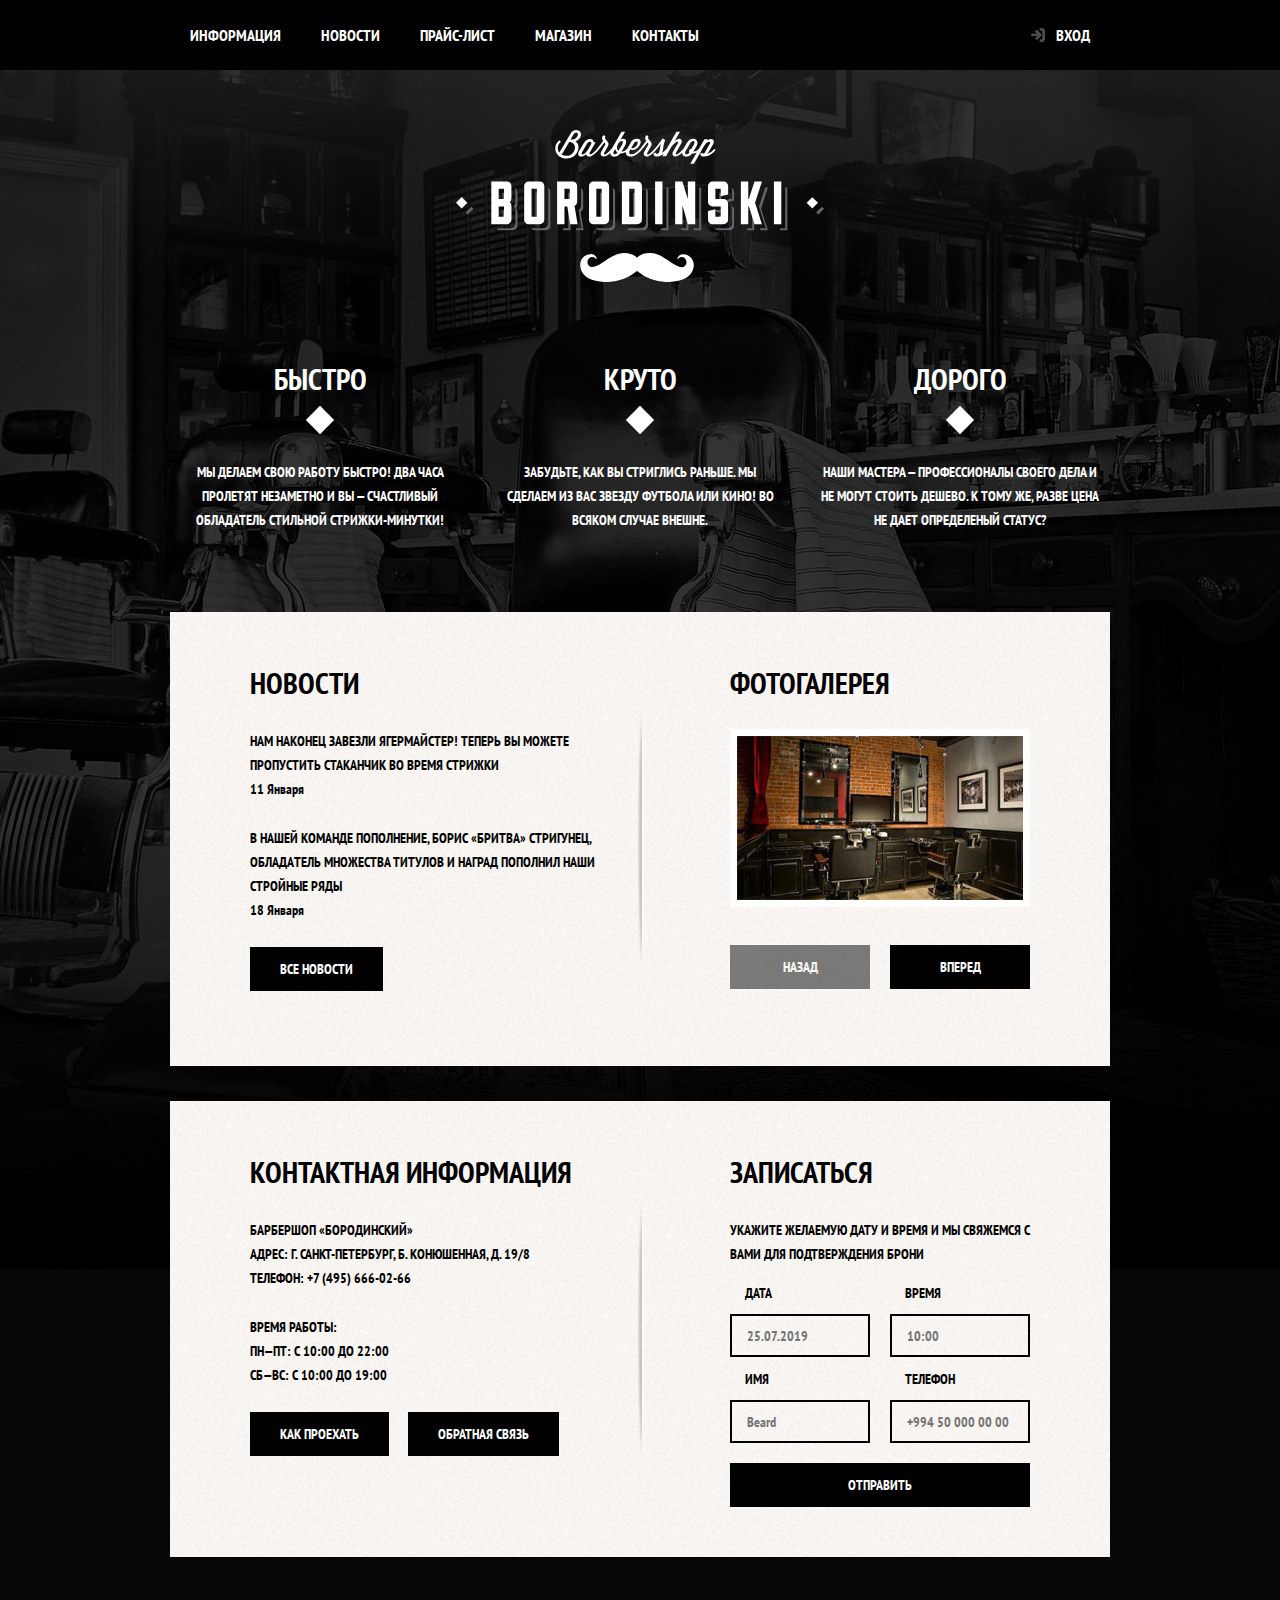
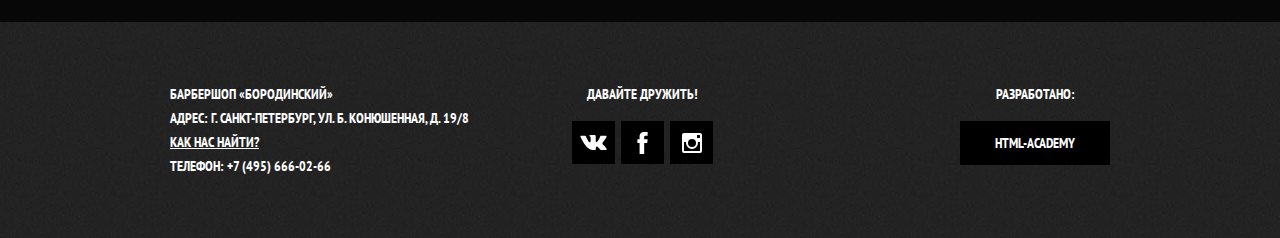
<file: index.html>
<!DOCTYPE html>
<html lang="en">
<head>
    <meta charset="UTF-8">
	<title>Барбершоп "Бородинский"</title>
	<link rel="stylesheet" href="normalize.css">
	<link rel="stylesheet" href="style.min.css">
	<link href="https://fonts.googleapis.com/css?family=PT+Sans+Narrow:400,700&display=swap&subset=cyrillic" rel="stylesheet">
</head>
<body>
	<header class="main-header">
		<nav class="main-navigation">
			<a class="main-header-logo" href="#">
				<img src="img/index-logo.svg" alt="Логотип Барбершопа" width="368" height="153">
			</a>
			<div class="main-navigation-wrapper">
				<div class="container">
					<ul class="site-navigation">
						<li><a href="info.html">Информация</a></li>
						<li><a href="news.html">Новости</a></li>
						<li><a href="price-list.html">Прайс-лист</a></li>
						<li><a href="catalog.html">Магазин</a></li>
						<li><a href="contacts.html">Контакты</a></li>
					</ul>
					<ul class="user-navigation">
						<li>
							<a href="#" class="login-link">Вход</a>
						</li>
					</ul>
				</div>
			</div>
		</nav>
	</header>
	<main class="container">
		<h1 class="visually-hidden">Барбершоп "Бородинский"</h1>
		<section class="features">
			<h2 class="visually-hidden">Приемущества</h2>
			<ul class="features-list">
				<li class="feature-item">
					<h3>Быстро</h3>
					<p>Мы делаем свою работу быстро! два часа пролетят незаметно и вы — счастливый обладатель стильной стрижки-минутки!</p>
				</li>
				<li class="feature-item">
					<h3>Круто</h3>
					<p>Забудьте, как вы стриглись раньше. мы сделаем из вас звезду футбола или кино! во всяком случае внешне.</p>
				</li>
				<li class="feature-item">
					<h3>Дорого</h3>
					<p>Наши мастера — профессионалы своего дела и не могут стоить дешево. к тому же, разве цена не дает определеный статус?</p>
				</li>
			</ul>
		</section>
		<div class="index-columns">
			<section class="news">
				<h2>Новости</h2>
				<ul class="news-list">
					<li class="news-item">
						<p>НАМ НАКОНЕЦ ЗАВЕЗЛИ ЯГЕРМАЙСТЕР! ТЕПЕРЬ ВЫ МОЖЕТЕ ПРОПУСТИТЬ СТАКАНЧИК ВО ВРЕМЯ СТРИЖКИ</p>
						<time datetime="2016-01-11">11 Января</time>
					</li>
					<li class="news-item">
						<p>В НАШЕЙ КОМАНДЕ ПОПОЛНЕНИЕ, БОРИС «БРИТВА» СТРИГУНЕЦ, ОБЛАДAТЕЛЬ МНОЖЕСТВА ТИТУЛОВ И НАГРАД ПОПОЛНИЛ НАШИ СТРОЙНЫЕ РЯДЫ</p>
						<time datetime="2016-01-18">18 Января</time>
					</li>
					<a class="button" href="news.html">Все новости</a>
				</ul>
			</section>
			<section class="gallery">
				<h2>Фотогалерея</h2>
				<div class="gallery-container">
					<figure class="gallery-content">
						<a href="#"><img src="img/studio.jpg" alt="Интерьер" width="286" height="164"></a> 	
					</figure>
					<button class="button gallery-button gallery-button-back" disabled>Назад</button>
					<button class="button gallery-button gallery-button-next">Вперед</button>
				</div>
			</section>
		</div>
		<div class="index-columns">
			<section class="contacts">
				<h2>Контактная информация</h2>
				<p>
					БАРБЕРШОП «БОРОДИНСКИЙ»<br>
					АДРЕС: Г. САНКТ-ПЕТЕРБУРГ, Б. КОНЮШЕННАЯ, Д. 19/8<br>
					ТЕЛЕФОН: +7 (495) 666-02-66
				</p>
				<p>
					ВРЕМЯ РАБОТЫ: <br> 
					ПН—ПТ: С 10:00 ДО 22:00 <br>
					СБ—ВС: С 10:00 ДО 19:00	
				</p>
				<a class="button js-button-map" href="map.html">Как проехать</a>
				<a class="button" href="contacts.html">Обратная связь</a>
			</section>
			<section class="appointment">
				<h2>Записаться</h2>
				<p class="appointment-info">УКАЖИТЕ ЖЕЛАЕМУЮ ДАТУ И ВРЕМЯ И МЫ СВЯЖЕМСЯ С ВАМИ ДЛЯ ПОДТВЕРЖДЕНИЯ БРОНИ</p>
				<form action="" class="appointment-form" method="POST" action="https://echo.htmlacademy.ru">
					<p class="appointment-item">
						<label for="appointment-date">Дата</label>
						<input type="text" name="date" id="appointment-date" value="" placeholder="25.07.2019">
					</p>
					<p class="appointment-item">
						<label for="appointment-time">Время</label>
						<input type="text" name="time" id="appointment-time" value="" placeholder="10:00">
					</p>
					<p class="appointment-item">
						<label for="appointment-name">Имя</label>	
						<input type="text" name="name" id="appointment-name" value="" placeholder="Beard">
					</p>
					<p class="appointment-item">
						<label for="appointment-phone">Телефон</label>
						<input type="tel" name="phone" id="appointment-phone" value="" placeholder="+994 50 000 00 00">
					</p>
					<button class="button" type="submit">Отправить</button>
				</form>
			</section>
		</div>
	</main>
	<footer class="main-footer">
		<div class="container">
			<p class="footer-contacts">
				Барбершоп «Бородинский» <br>
				Адрес: г. Санкт-Петербург, Ул. Б. Конюшенная, Д. 19/8 <br>
				<a href="map.html">Как Нас Найти?</a><br>
				Телефон: +7 (495) 666-02-66
			</p>
			<div class="footer-social">
				<b>Давайте дружить!</b>
				<ul>
					<li><a href="#" class="social-button"><span class="visually-hidden">Вконтакте</span>
						<svg xmlns="http://www.w3.org/2000/svg" width="27" height="15" viewBox="0 0 26.14 14.91"><path d="M26 13.47l-.09-.17a13.55 13.55 0 0 0-2.6-3q-.87-.83-1.1-1.12A1 1 0 0 1 22 8a10.27 10.27 0 0 1 1.22-1.78l.88-1.16q2.35-3.13 2-4L26 .94a.8.8 0 0 0-.4-.22 2.14 2.14 0 0 0-.87 0h-3.92a.51.51 0 0 0-.27 0h-.3a.6.6 0 0 0-.15.14.93.93 0 0 0-.14.24 22.22 22.22 0 0 1-1.46 3.06q-.5.84-.93 1.46a7 7 0 0 1-.71.91 4.94 4.94 0 0 1-.52.47q-.23.18-.35.15l-.23-.05a.9.9 0 0 1-.31-.33 1.49 1.49 0 0 1-.16-.53V1.6a3.14 3.14 0 0 0 0-.62 2.12 2.12 0 0 0-.14-.44.73.73 0 0 0-.28-.33 1.57 1.57 0 0 0-.46-.18A9 9 0 0 0 12.57 0a8.93 8.93 0 0 0-3.25.33 1.83 1.83 0 0 0-.52.41q-.25.3-.07.33a1.67 1.67 0 0 1 1.16.59l.08.16a2.6 2.6 0 0 1 .19.63 6.32 6.32 0 0 1 .12 1 10.59 10.59 0 0 1 0 1.7q-.07.71-.13 1.1a2.21 2.21 0 0 1-.18.64 2.69 2.69 0 0 1-.16.3l-.07.07a1 1 0 0 1-.37.07.86.86 0 0 1-.46-.19 3.27 3.27 0 0 1-.56-.52 7 7 0 0 1-.66-.93q-.37-.6-.76-1.42l-.22-.39q-.2-.38-.56-1.11t-.62-1.43A.9.9 0 0 0 5.2.9h-.07a.93.93 0 0 0-.22-.16A1.44 1.44 0 0 0 4.6.65L.87.68A1 1 0 0 0 .1.94L0 1a.44.44 0 0 0 0 .22 1.08 1.08 0 0 0 .08.37Q.9 3.53 1.86 5.31t1.66 2.87Q4.23 9.27 5 10.24t1 1.24l.37.41.34.33a8.06 8.06 0 0 0 1 .78 16.34 16.34 0 0 0 1.4.9 7.6 7.6 0 0 0 1.79.72 6.19 6.19 0 0 0 2 .22h1.57a1.08 1.08 0 0 0 .72-.3l.05-.07a.9.9 0 0 0 .1-.25 1.38 1.38 0 0 0 0-.37 4.48 4.48 0 0 1 .09-1.05 2.77 2.77 0 0 1 .23-.71 1.74 1.74 0 0 1 .29-.4 1.19 1.19 0 0 1 .23-.2h.11a.86.86 0 0 1 .77.21 4.52 4.52 0 0 1 .83.79q.39.47.93 1.05a6.41 6.41 0 0 0 1 .87l.27.16a3.31 3.31 0 0 0 .71.3 1.53 1.53 0 0 0 .76.07l3.48-.05a1.58 1.58 0 0 0 .8-.17.68.68 0 0 0 .34-.37 1.06 1.06 0 0 0 0-.46 1.71 1.71 0 0 0-.1-.36z" fill="#fff"/></svg></a></li>
					<li><a href="#" class="social-button"><span class="visually-hidden">Фейсбук</span>
						<svg xmlns="http://www.w3.org/2000/svg" width="19" height="22" viewBox="0 0 10.15 21.74"><path d="M3.34 1.12A4.77 4.77 0 0 1 6.53 0h3.61v3.81H7.81a1.07 1.07 0 0 0-1.09.83v2.55h3.42c-.08 1.23-.24 2.45-.41 3.67h-3v10.87H2.21V10.86H0V7.21h2.19V3.66a3.83 3.83 0 0 1 1.15-2.54z" fill="#fff"/></svg></a></li>
					<li><a href="#" class="social-button"><span class="visually-hidden">Инстаграм</span>
						<svg xmlns="http://www.w3.org/2000/svg" width="20" height="20" viewBox="0 0 20 20"><path d="M18 0H2a2 2 0 0 0-2 2v16a2 2 0 0 0 2 2h16a2 2 0 0 0 2-2V2a2 2 0 0 0-2-2zm-8 6a4 4 0 1 1-4 4 4 4 0 0 1 4-4zM2.5 18a.47.47 0 0 1-.5-.5V9h2.1a3.4 3.4 0 0 0-.1 1 6 6 0 1 0 12 0 3.4 3.4 0 0 0-.1-1H18v8.5a.47.47 0 0 1-.5.5zM18 4.5a.47.47 0 0 1-.5.5h-2a.47.47 0 0 1-.5-.5v-2a.47.47 0 0 1 .5-.5h2a.47.47 0 0 1 .5.5z" fill="#fff"/></svg></a></li>
				</ul>	
			</div>
			<p class="footer-copyright">
				<b>Разработано:</b>
				<a class="button" href="#">HTML-Academy</a>
			</p>
		</div>
	</footer>
	<section class="modal modal-login">
		<h2>Личный кабинет</h2>
		<p class="modal-description">Введите пожалуйста свой логин и пароль.</p>
		<form action="https://echo.htmlacademy.ru" class="login-form" method='POST'>
			<p>
				<label class="visually-hidden" for="user-login">Логин</label>
				<input class="login-icon-user" type="text" name="login" placeholder="Логин" id="user-login">
			</p>
			<p>
				<label class="visually-hidden" for="user-password">Пароль</label>
				<input class="login-icon-password" type="password" name="password" placeholder="Пароль" id="user-password">
			</p>
			<p class="login-help">
				<label class="login-checkbox">
					<input type="checkbox" name="remember" class="visually-hidden">
					<span class="checkbox-indicator"></span>
					Запомните меня
				</label>
				<a href="#" class="restore">Я забыл пароль!</a>
			</p>
			<button class="button" type="submit">Войти</button>
		</form>
		<button class="modal-close" type="button">Закрыть</button>
	</section>
	<section class="modal modal-map">
		<h2 class="visually-hidden">Как до нас добраться?</h2>
		<iframe src="https://www.google.com/maps/embed?pb=!1m18!1m12!1m3!1d1998.6037872533268!2d30.320858716070596!3d59.938716481876156!2m3!1f0!2f0!3f0!3m2!1i1024!2i768!4f13.1!3m3!1m2!1s0x4696310fca145cc1%3A0x42b32648d8238007!2z0JHQvtC70YzRiNCw0Y8g0JrQvtC90Y7RiNC10L3QvdCw0Y8g0YPQuy4sIDE5LzgsINCh0LDQvdC60YIt0J_QtdGC0LXRgNCx0YPRgNCzLCDQoNC-0YHRgdC40Y8sIDE5MTE4Ng!5e0!3m2!1sru!2s!4v1567509869992!5m2!1sru!2s" width="766px" height="561px" frameborder="0" style="border:0;" allowfullscreen=""></iframe>
		<p>
			<img src="img/map.jpg" alt="Офис компании по адресу..." width="766px" height="561px">
		</p>
		<button class="modal-close" type="button">Закрыть</button>
	</section>
	<script src="script.min.js"></script>
	<script src="buttonForIndex.js"></script>
</body>
</html>
</file>
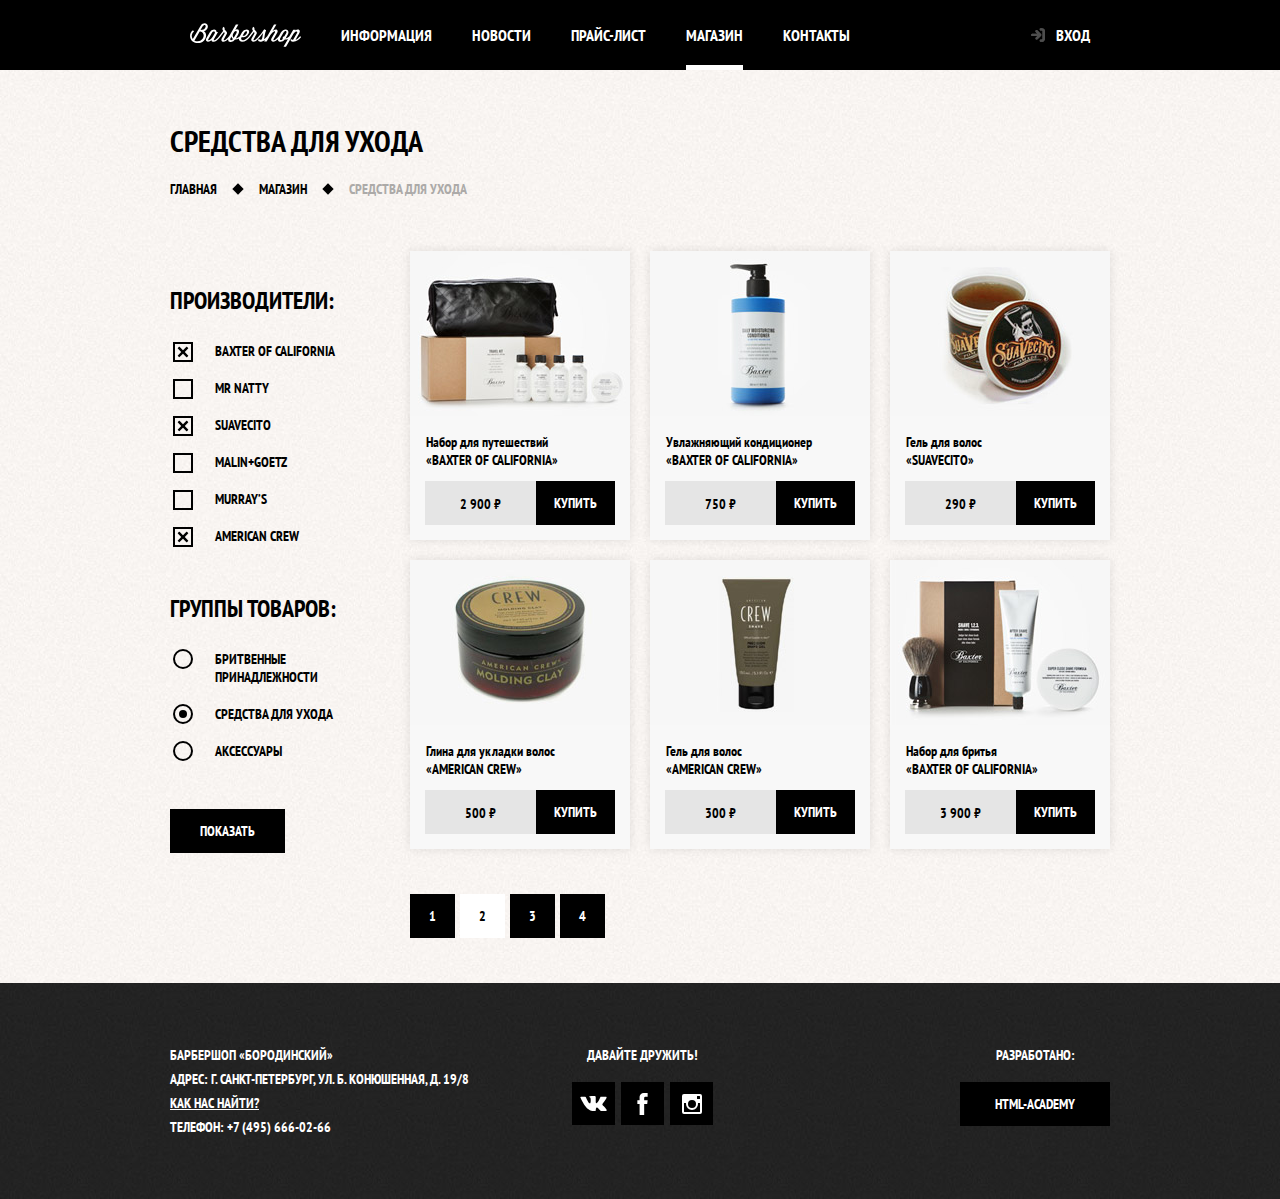
<file: catalog.html>
<!DOCTYPE html>
<html lang="en">
<head>
	<meta charset="UTF-8">
	<title>Каталог Барбершопа «Бородинский»</title>
	<link rel="stylesheet" href="normalize.css">
	<link rel="stylesheet" href="style.min.css">
	<link href="https://fonts.googleapis.com/css?family=PT+Sans+Narrow:400,700&display=swap&subset=cyrillic" rel="stylesheet">
</head>
<body class="inner-page">
	<header class="main-header">
		<nav class="main-navigation container">
			<a class="main-header-logo" href="index.html">
				<img src="img/logo.svg" alt="Логотип Барбершопа «Бородинский»" width="111" height="24">
			</a>
			<ul class="site-navigation">
				<li><a href="#">Информация</a></li>
				<li><a href="#">Новости</a></li>
				<li><a href="#">Прайс-лист</a></li>
				<li class="site-navigation-current"><a href="">Магазин</a></li>
				<li><a href="#">Контакты</a></li>
			</ul>
			<ul class="user-navigation">
				<li><a href="#" class="login-link">Вход</a></li>
			</ul>
		</nav>
	</header>
	<main class="container">
		<h1 class="page-title">Средства для ухода</h1>
		<ul class="breadcrumbs">
			<li><a href="index.html">Главная</a></li>
			<li><a href="catalog.html">Магазин</a></li>
			<li class="breadcrumbs-current">Средства для ухода</li>
		</ul>
		<div class="catalog-columns">
			<section class="filters">
				<h2 class="visually-hidden">Фильтр</h2>
				<form action="https://echo.htmlacademy.ru" class="filter" method="GET">
					<fieldset>
						<legend>Производители:</legend>
						<ul>
							<li class="filter-option">
								<input class="visually-hidden filter-input filter-input-checkbox" type="checkbox" name="Baxter of California" id="filter-baxter-of-california" checked>
								<label for="filter-baxter-of-california">Baxter of California</label>	
							</li>
							<li class="filter-option">
								<input class="visually-hidden filter-input filter-input-checkbox" type="checkbox" name="Mr Natty" id="filter-mr-natty">
								<label for="filter-mr-natty">Mr Natty</label>
							</li>
							<li class="filter-option">
								<input class="visually-hidden filter-input filter-input-checkbox" type="checkbox" name="Suavecito" id="filter-seavecito" checked>	
								<label for="filter-seavecito">Suavecito</label>
							</li>
							<li class="filter-option">
								<input class="visually-hidden filter-input filter-input-checkbox" type="checkbox" name="Malin+Goetz" id="filter-malin-goetz">
								<label for="filter-malin-goetz">Malin+Goetz</label>
							</li>
							<li class="filter-option">
								<input class="visually-hidden filter-input filter-input-checkbox" type="checkbox" name="Murray’s" id="filter-murrays">
								<label for="filter-murrays">Murray’s</label>
							</li>
							<li class="filter-option">
								<input class="visually-hidden filter-input filter-input-checkbox" type="checkbox" name="American Crew" id="filter-american-crew" checked>
								<label for="filter-american-crew">American Crew</label>
							</li>
						</ul>
					</fieldset>
					<fieldset>
						<legend>Группы товаров:</legend>
						<ul>
							<li class="filter-option">
								<input class="visually-hidden filter-input filter-input-radio" id="filter-shave" type="radio" name="product-group" value="shaving">
								<label for="filter-shave">Бритвенные принадлежности</label>
							</li>
							<li class="filter-option">
								<input class="visually-hidden filter-input filter-input-radio" id="filter-care" type="radio" name="product-group" value="hair-care" checked>
								<label for="filter-care">Средства для ухода</label>
							</li>
							<li class="filter-option">
								<input class="visually-hidden filter-input filter-input-radio" id="filter-accessoies" type="radio" name="product-group" value="accessories">
								<label for="filter-accessoies">Аксессуары</label>
							</li>
						</ul>
					</fieldset>
					<button class="filter-button button" type="submit">Показать</button>
				</form>
			</section>
			<section class="catalog">
				<h2 class="visually-hidden">Список средств для ухода</h2>
				<ul class="catalog-list">
					<li class="catalog-item">
						<a href="catalog-item.html">
							<h3>
								<span class="catalog-category">Набор для путешествий</span>
								<span class="catalog-item-title">«Baxter of California»</span> 
							</h3>
							<p class="catalog-item-image">
								<img src="img/item_1.jpg" alt="Набор для путешествий «Baxter of California»" width="220" height="165">
							</p>
						</a>
						<p class="catalog-item-price">
							<b>2 900 ₽</b>
							<a href="" class="button">Купить</a>
						</p>
					</li>
					<li class="catalog-item">
						<a href="catalog-item.html">	
							<h3>
								<span class="catalog-category">Увлажняющий кондиционер</span>
								<span class="catalog-item-title">«Baxter of California»</span>
							</h3>
							<p class="catalog-item-image">
								<img src="img/item_2.jpg" alt="Увлажняющий кондиционер «Baxter of California»" width="220" height="165">
							</p>
						</a>
						<p class="catalog-item-price">
							<b>750 ₽</b>
							<a href="" class="button">Купить</a>
						</p>
					</li>
					<li class="catalog-item">
						<a href="catalog-item.html">
							<h3>
								<span class="catalog-category">Гель для волос</span>
								<span class="catalog-item-title">«SUAVECITO»</span>
							</h3>
							<p class="catalog-item-image">
								<img src="img/item_3.jpg" alt="Гель для волос «SUAVECITO»" width="220" height="165">
							</p>
						</a>	
						<p class="catalog-item-price">
							<b>290 ₽</b>
							<a href="#" class="button">Купить</a>
						</p>
					</li>
					<li class="catalog-item">
						<a href="catalog-item.html">
							<h3>
								<span class="catalog-category">Глина для укладки волос</span>
								<span class="catalog-item-title">«American crew»</span>
							</h3>
							<p class="catalog-item-image">
								<img src="img/item_4.jpg" alt="Глина для укладки волос «American crew»" width="220" height="165">
							</p>
						</a>
						<p class="catalog-item-price">
							<b>500 ₽</b>
							<a href="" class="button">Купить</a>
						</p>
					</li>
					<li class="catalog-item">
						<a href="catalog-item.html">
							<h3>
								<span class="catalog-category">Гель для волос</span>
								<span class="catalog-item-title">«AMERICAN CREW»</span>					
							</h3>
							<p class="catalog-item-image">
								<img src="img/item_5.jpg" alt="Гель для волос «AMERICAN CREW»" width="220" height="165">		
							</p>
						</a>
						<p class="catalog-item-price">
							<b>300 ₽</b>
							<a href="" class="button">Купить</a>
						</p>
					</li>
					<li class="catalog-item">
						<a href="catalog-item.html">
							<h3>						
								<span class="catalog-category">Набор для бритья</span>
								<span class="catalog-item-title">«Baxter of California»</span>		
							</h3>
							<p class="catalog-item-image">
								<img src="img/item_6.jpg" alt="Набор для бритья «Baxter of California»" width="220" height="165">					
							</p>
						</a>
						<p class="catalog-item-price">
							<b>3 900 ₽</b>
							<a href="" class="button">Купить</a>
						</p>
					</li>
				</ul>
				<ul class="pagination-list">
					<li class="pagination-item"><a href="#">1</a></li>
					<li class="pagination-item pagination-item-current"><a>2</a></li>
					<li class="pagination-item"><a href="#">3</a></li>
					<li class="pagination-item"><a href="#">4</a></li>
				</ul>
			</section>
		</div>
	</main>
	<footer class="main-footer">
		<div class="container">
			<p class="footer-contacts">
				Барбершоп «Бородинский» <br>
				Адрес: г. Санкт-Петербург, Ул. Б. Конюшенная, Д. 19/8 <br>
				<a href="map.html">Как Нас Найти?</a><br>
				Телефон: +7 (495) 666-02-66
			</p>
			<div class="footer-social">
				<b>Давайте дружить!</b>
				<ul>
					<li><a href="#" class="social-button"><span class="visually-hidden">Вконтакте</span>
						<svg xmlns="http://www.w3.org/2000/svg" width="27" height="15" viewBox="0 0 26.14 14.91"><path d="M26 13.47l-.09-.17a13.55 13.55 0 0 0-2.6-3q-.87-.83-1.1-1.12A1 1 0 0 1 22 8a10.27 10.27 0 0 1 1.22-1.78l.88-1.16q2.35-3.13 2-4L26 .94a.8.8 0 0 0-.4-.22 2.14 2.14 0 0 0-.87 0h-3.92a.51.51 0 0 0-.27 0h-.3a.6.6 0 0 0-.15.14.93.93 0 0 0-.14.24 22.22 22.22 0 0 1-1.46 3.06q-.5.84-.93 1.46a7 7 0 0 1-.71.91 4.94 4.94 0 0 1-.52.47q-.23.18-.35.15l-.23-.05a.9.9 0 0 1-.31-.33 1.49 1.49 0 0 1-.16-.53V1.6a3.14 3.14 0 0 0 0-.62 2.12 2.12 0 0 0-.14-.44.73.73 0 0 0-.28-.33 1.57 1.57 0 0 0-.46-.18A9 9 0 0 0 12.57 0a8.93 8.93 0 0 0-3.25.33 1.83 1.83 0 0 0-.52.41q-.25.3-.07.33a1.67 1.67 0 0 1 1.16.59l.08.16a2.6 2.6 0 0 1 .19.63 6.32 6.32 0 0 1 .12 1 10.59 10.59 0 0 1 0 1.7q-.07.71-.13 1.1a2.21 2.21 0 0 1-.18.64 2.69 2.69 0 0 1-.16.3l-.07.07a1 1 0 0 1-.37.07.86.86 0 0 1-.46-.19 3.27 3.27 0 0 1-.56-.52 7 7 0 0 1-.66-.93q-.37-.6-.76-1.42l-.22-.39q-.2-.38-.56-1.11t-.62-1.43A.9.9 0 0 0 5.2.9h-.07a.93.93 0 0 0-.22-.16A1.44 1.44 0 0 0 4.6.65L.87.68A1 1 0 0 0 .1.94L0 1a.44.44 0 0 0 0 .22 1.08 1.08 0 0 0 .08.37Q.9 3.53 1.86 5.31t1.66 2.87Q4.23 9.27 5 10.24t1 1.24l.37.41.34.33a8.06 8.06 0 0 0 1 .78 16.34 16.34 0 0 0 1.4.9 7.6 7.6 0 0 0 1.79.72 6.19 6.19 0 0 0 2 .22h1.57a1.08 1.08 0 0 0 .72-.3l.05-.07a.9.9 0 0 0 .1-.25 1.38 1.38 0 0 0 0-.37 4.48 4.48 0 0 1 .09-1.05 2.77 2.77 0 0 1 .23-.71 1.74 1.74 0 0 1 .29-.4 1.19 1.19 0 0 1 .23-.2h.11a.86.86 0 0 1 .77.21 4.52 4.52 0 0 1 .83.79q.39.47.93 1.05a6.41 6.41 0 0 0 1 .87l.27.16a3.31 3.31 0 0 0 .71.3 1.53 1.53 0 0 0 .76.07l3.48-.05a1.58 1.58 0 0 0 .8-.17.68.68 0 0 0 .34-.37 1.06 1.06 0 0 0 0-.46 1.71 1.71 0 0 0-.1-.36z" fill="#fff"/></svg></a></li>
					<li><a href="#" class="social-button"><span class="visually-hidden">Фейсбук</span>
						<svg xmlns="http://www.w3.org/2000/svg" width="19" height="22" viewBox="0 0 10.15 21.74"><path d="M3.34 1.12A4.77 4.77 0 0 1 6.53 0h3.61v3.81H7.81a1.07 1.07 0 0 0-1.09.83v2.55h3.42c-.08 1.23-.24 2.45-.41 3.67h-3v10.87H2.21V10.86H0V7.21h2.19V3.66a3.83 3.83 0 0 1 1.15-2.54z" fill="#fff"/></svg></a></li>
					<li><a href="#" class="social-button"><span class="visually-hidden">Инстаграм</span>
						<svg xmlns="http://www.w3.org/2000/svg" width="20" height="20" viewBox="0 0 20 20"><path d="M18 0H2a2 2 0 0 0-2 2v16a2 2 0 0 0 2 2h16a2 2 0 0 0 2-2V2a2 2 0 0 0-2-2zm-8 6a4 4 0 1 1-4 4 4 4 0 0 1 4-4zM2.5 18a.47.47 0 0 1-.5-.5V9h2.1a3.4 3.4 0 0 0-.1 1 6 6 0 1 0 12 0 3.4 3.4 0 0 0-.1-1H18v8.5a.47.47 0 0 1-.5.5zM18 4.5a.47.47 0 0 1-.5.5h-2a.47.47 0 0 1-.5-.5v-2a.47.47 0 0 1 .5-.5h2a.47.47 0 0 1 .5.5z" fill="#fff"/></svg></a></li>
				</ul>	
			</div>
			<p class="footer-copyright">
				<b>Разработано:</b>
				<a class="button" href="#">HTML-Academy</a>
			</p>
		</div>
	</footer>
	<section class="modal modal-login">
			<h2>Личный кабинет</h2>
			<p>Введите пожалуйста свой логин и пароль.</p>
			<form action="https://echo.htmlacademy.ru" class="login-form" method='POST'>
				<p>
					<label class="visually-hidden" for="user-login">Логин</label>
					<input class="login-icon-user" type="text" name="login" placeholder="Логин" id="user-login">
				</p>
				<p>
					<label class="visually-hidden" for="user-password">Пароль</label>
					<input class="login-icon-password" type="password" name="password" placeholder="Пароль" id="user-password">
				</p>
				<p class="login-password-info">
					<label for="login-password-info">
						<input type="checkbox" name="remember" class="visually-hidden" id="login-password-info">
						<span class="checkbox-indicatoe"></span>
						Запомните меня
					</label>
					<a href="#" class="restore">Я забыл пароль</a>
				</p>
				<button class="button" type="submit">Войти</button>
			</form>
		<button class="modal-close" type="button">Закрыть</button>
	</section>
	<section class="modal modal-map">
		<h2 class="visually-hidden">Как до нас добраться?</h2>
		<iframe src="https://www.google.com/maps/embed?pb=!1m18!1m12!1m3!1d1998.6037872533268!2d30.320858716070596!3d59.938716481876156!2m3!1f0!2f0!3f0!3m2!1i1024!2i768!4f13.1!3m3!1m2!1s0x4696310fca145cc1%3A0x42b32648d8238007!2z0JHQvtC70YzRiNCw0Y8g0JrQvtC90Y7RiNC10L3QvdCw0Y8g0YPQuy4sIDE5LzgsINCh0LDQvdC60YIt0J_QtdGC0LXRgNCx0YPRgNCzLCDQoNC-0YHRgdC40Y8sIDE5MTE4Ng!5e0!3m2!1sru!2s!4v1567509869992!5m2!1sru!2s" width="766px" height="561px" frameborder="0" style="border:0;" allowfullscreen=""></iframe>
		<p>
			<img src="img/map.jpg" alt="Офис компании по адресу..." width="766px" height="561px">
		</p>
		<button class="modal-close" type="button">Закрыть</button>
	</section>
	<script src="script.min.js"></script>
</body>
</html>
</file>
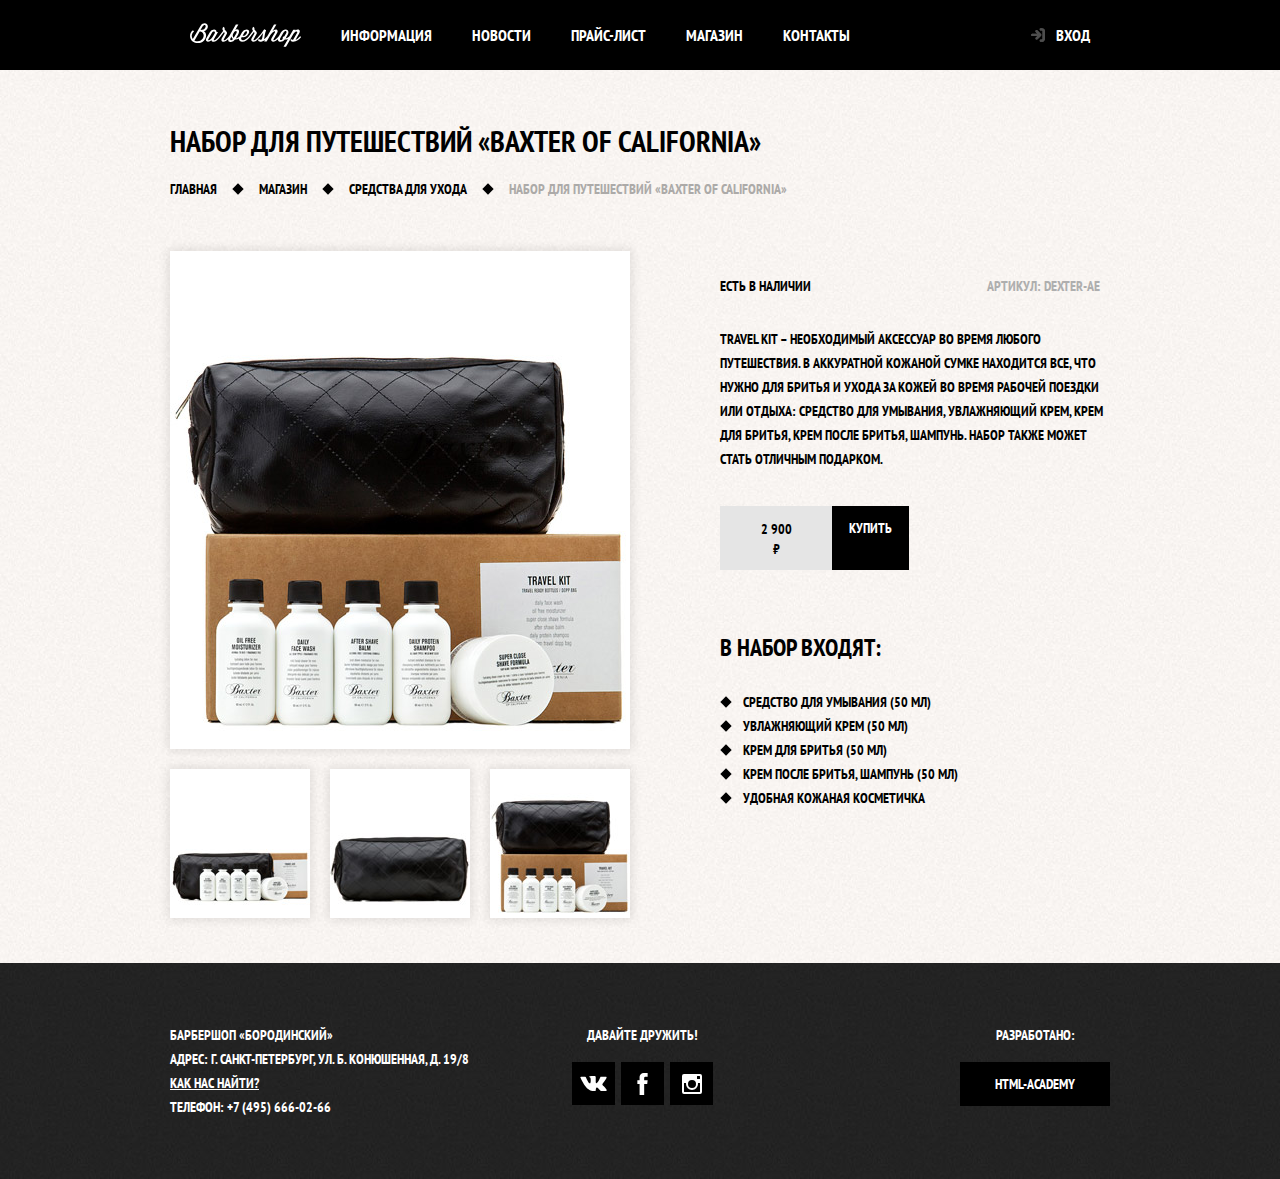
<file: item.html>
<!DOCTYPE html>
<html lang="ru">
<head>
	<meta charset="UTF-8">
	<title>Карточка товара Барбершопа «Бородинский»</title>
	<link rel="stylesheet" href="normalize.css">
	<link rel="stylesheet" href="style.min.css">
	<link href="https://fonts.googleapis.com/css?family=PT+Sans+Narrow:400,700&display=swap&subset=cyrillic" rel="stylesheet">
</head>
<body class="inner-page">
	<header class="main-header">
		<nav class="main-navigation container">
			<a class="main-header-logo" href="index.html">
				<img src="img/logo.svg" alt="Логотип Барбершопа «Бородинский»" width="111" height="24">
			</a>
			<ul class="site-navigation">
				<li><a href="#">Информация</a></li>
				<li><a href="#">Новости</a></li>
				<li><a href="price-list.html">Прайс-лист</a></li>
				<li><a href="catalog.html">Магазин</a></li>
				<li><a href="#">Контакты</a></li>
			</ul>
			<ul class="user-navigation">
				<li><a href="#" class="login-link">Вход</a></li>
			</ul>
		</nav>
	</header>
	<main class="container">
		<h1 class="page-title">Набор для путешествий «Baxter of California»</h1>
		<ul class="breadcrumbs">
			<li><a href="index.html">Главная</a></li>
			<li><a href="#">Магазин</a></li>
			<li><a href="#">Средства для ухода</a></li>
			<li class="breadcrumbs-current">Набор для путешествий «Baxter of California»</li>
		</ul>
		<div class="catalog-columns">
			<section class="product-photos">
				<h2 class="visually-hidden">Изображения товара</h2>
				<p class="product-photo-full">
					<img src="img/item_1_big.jpg" alt="Фото всего набора" width="460" height="498">
				</p>
				<ul class="product-photo-preview">
					<li><img src="img/item_1_2.jpg" alt="Фото в анфас" width="140" height="149"></li>
					<li><img src="img/item_1_3.jpg" alt="Фото в профиль" width="140" height="149"></li>
					<li><img src="img/item_1_small.jpg" alt="Фото отдельной части" width="140" height="149"></li>
				</ul>
			</section>
			<section class="product-info">
				<h2 class="visually-hidden">Описание товара</h2>
				<div class="product-description">
					<p class="product-availability">Есть в наличии</p>
					<p class="product-article">Артикул: dexter-ae</p>
				</div>
				<p class="product-text">Travel Kit – необходимый аксессуар во время любого путешествия. В аккуратной кожаной сумке находится все, что нужно для бритья и ухода за кожей во время рабочей поездки или отдыха: средство для умывания, увлажняющий крем, крем для бритья, крем после бритья, шампунь. Набор также может стать отличным подарком.</p>
				<p class="product-price">
					<b>2 900 ₽</b>
					<a class="button" href="">Купить</a>
				</p>
				<h3>В набор входят:</h3>
				<ul>
					<li>Средство для умывания (50 мл)</li>
					<li>Увлажняющий крем (50 мл)</li>
					<li>Крем для бритья (50 мл)</li>
					<li>Крем после бритья, шампунь (50 мл)</li>
					<li>Удобная кожаная косметичка</li>
				</ul>
			</section>
		</div>
	</main>
	<footer class="main-footer">
		<div class="container">
			<p class="footer-contacts">
				Барбершоп «Бородинский» <br>
				Адрес: г. Санкт-Петербург, Ул. Б. Конюшенная, Д. 19/8 <br>
				<a href="map.html">Как Нас Найти?</a><br>
				Телефон: +7 (495) 666-02-66
			</p>
			<div class="footer-social">
				<b>Давайте дружить!</b>
				<ul>
					<li><a href="#" class="social-button"><span class="visually-hidden">Вконтакте</span>
						<svg xmlns="http://www.w3.org/2000/svg" width="27" height="15" viewBox="0 0 26.14 14.91"><path d="M26 13.47l-.09-.17a13.55 13.55 0 0 0-2.6-3q-.87-.83-1.1-1.12A1 1 0 0 1 22 8a10.27 10.27 0 0 1 1.22-1.78l.88-1.16q2.35-3.13 2-4L26 .94a.8.8 0 0 0-.4-.22 2.14 2.14 0 0 0-.87 0h-3.92a.51.51 0 0 0-.27 0h-.3a.6.6 0 0 0-.15.14.93.93 0 0 0-.14.24 22.22 22.22 0 0 1-1.46 3.06q-.5.84-.93 1.46a7 7 0 0 1-.71.91 4.94 4.94 0 0 1-.52.47q-.23.18-.35.15l-.23-.05a.9.9 0 0 1-.31-.33 1.49 1.49 0 0 1-.16-.53V1.6a3.14 3.14 0 0 0 0-.62 2.12 2.12 0 0 0-.14-.44.73.73 0 0 0-.28-.33 1.57 1.57 0 0 0-.46-.18A9 9 0 0 0 12.57 0a8.93 8.93 0 0 0-3.25.33 1.83 1.83 0 0 0-.52.41q-.25.3-.07.33a1.67 1.67 0 0 1 1.16.59l.08.16a2.6 2.6 0 0 1 .19.63 6.32 6.32 0 0 1 .12 1 10.59 10.59 0 0 1 0 1.7q-.07.71-.13 1.1a2.21 2.21 0 0 1-.18.64 2.69 2.69 0 0 1-.16.3l-.07.07a1 1 0 0 1-.37.07.86.86 0 0 1-.46-.19 3.27 3.27 0 0 1-.56-.52 7 7 0 0 1-.66-.93q-.37-.6-.76-1.42l-.22-.39q-.2-.38-.56-1.11t-.62-1.43A.9.9 0 0 0 5.2.9h-.07a.93.93 0 0 0-.22-.16A1.44 1.44 0 0 0 4.6.65L.87.68A1 1 0 0 0 .1.94L0 1a.44.44 0 0 0 0 .22 1.08 1.08 0 0 0 .08.37Q.9 3.53 1.86 5.31t1.66 2.87Q4.23 9.27 5 10.24t1 1.24l.37.41.34.33a8.06 8.06 0 0 0 1 .78 16.34 16.34 0 0 0 1.4.9 7.6 7.6 0 0 0 1.79.72 6.19 6.19 0 0 0 2 .22h1.57a1.08 1.08 0 0 0 .72-.3l.05-.07a.9.9 0 0 0 .1-.25 1.38 1.38 0 0 0 0-.37 4.48 4.48 0 0 1 .09-1.05 2.77 2.77 0 0 1 .23-.71 1.74 1.74 0 0 1 .29-.4 1.19 1.19 0 0 1 .23-.2h.11a.86.86 0 0 1 .77.21 4.52 4.52 0 0 1 .83.79q.39.47.93 1.05a6.41 6.41 0 0 0 1 .87l.27.16a3.31 3.31 0 0 0 .71.3 1.53 1.53 0 0 0 .76.07l3.48-.05a1.58 1.58 0 0 0 .8-.17.68.68 0 0 0 .34-.37 1.06 1.06 0 0 0 0-.46 1.71 1.71 0 0 0-.1-.36z" fill="#fff"/></svg></a></li>
					<li><a href="#" class="social-button"><span class="visually-hidden">Фейсбук</span>
						<svg xmlns="http://www.w3.org/2000/svg" width="19" height="22" viewBox="0 0 10.15 21.74"><path d="M3.34 1.12A4.77 4.77 0 0 1 6.53 0h3.61v3.81H7.81a1.07 1.07 0 0 0-1.09.83v2.55h3.42c-.08 1.23-.24 2.45-.41 3.67h-3v10.87H2.21V10.86H0V7.21h2.19V3.66a3.83 3.83 0 0 1 1.15-2.54z" fill="#fff"/></svg></a></li>
					<li><a href="#" class="social-button"><span class="visually-hidden">Инстаграм</span>
						<svg xmlns="http://www.w3.org/2000/svg" width="20" height="20" viewBox="0 0 20 20"><path d="M18 0H2a2 2 0 0 0-2 2v16a2 2 0 0 0 2 2h16a2 2 0 0 0 2-2V2a2 2 0 0 0-2-2zm-8 6a4 4 0 1 1-4 4 4 4 0 0 1 4-4zM2.5 18a.47.47 0 0 1-.5-.5V9h2.1a3.4 3.4 0 0 0-.1 1 6 6 0 1 0 12 0 3.4 3.4 0 0 0-.1-1H18v8.5a.47.47 0 0 1-.5.5zM18 4.5a.47.47 0 0 1-.5.5h-2a.47.47 0 0 1-.5-.5v-2a.47.47 0 0 1 .5-.5h2a.47.47 0 0 1 .5.5z" fill="#fff"/></svg></a></li>
				</ul>	
			</div>
			<p class="footer-copyright">
				<b>Разработано:</b>
				<a class="button" href="#">HTML-Academy</a>
			</p>
		</div>
	</footer>
	<section class="modal modal-login">
		<h2>Личный кабинет</h2>
		<p>Введите пожалуйста свой логин и пароль.</p>
		<form action="https://echo.htmlacademy.ru" class="login-form" method='POST'>
			<p>
				<label class="visually-hidden" for="user-login">Логин</label>
				<input class="login-icon-user" type="text" name="login" placeholder="Логин" id="user-login">
			</p>
			<p>
				<label class="visually-hidden" for="user-password">Пароль</label>
				<input class="login-icon-password" type="password" name="password" placeholder="Пароль" id="user-password">
			</p>
			<p class="login-password-info">
				<label class="login-checkbox">
					<input type="checkbox" name="remember" class="visually-hidden">
					<span class="checkbox-indicator"></span>
					Запомните меня
				</label>
				<a href="#" class="restore">Я забыл пароль!</a>
			</p>
			<button class="button" type="submit">Войти</button>
		</form>
		<button class="modal-close" type="button">Закрыть</button>
	</section>
	<section class="modal modal-map">
		<h2 class="visually-hidden">Как до нас добраться?</h2>
		<iframe src="https://www.google.com/maps/embed?pb=!1m18!1m12!1m3!1d1998.6037872533268!2d30.320858716070596!3d59.938716481876156!2m3!1f0!2f0!3f0!3m2!1i1024!2i768!4f13.1!3m3!1m2!1s0x4696310fca145cc1%3A0x42b32648d8238007!2z0JHQvtC70YzRiNCw0Y8g0JrQvtC90Y7RiNC10L3QvdCw0Y8g0YPQuy4sIDE5LzgsINCh0LDQvdC60YIt0J_QtdGC0LXRgNCx0YPRgNCzLCDQoNC-0YHRgdC40Y8sIDE5MTE4Ng!5e0!3m2!1sru!2s!4v1567509869992!5m2!1sru!2s" width="766px" height="561px" frameborder="0" style="border:0;" allowfullscreen=""></iframe>
		<p>
			<img src="img/map.jpg" alt="Офис компании по адресу..." width="766px" height="561px">
		</p>
		<button class="modal-close" type="button">Закрыть</button>
	</section>
	<script src="script.min.js"></script>
</body>
</html>
</file>
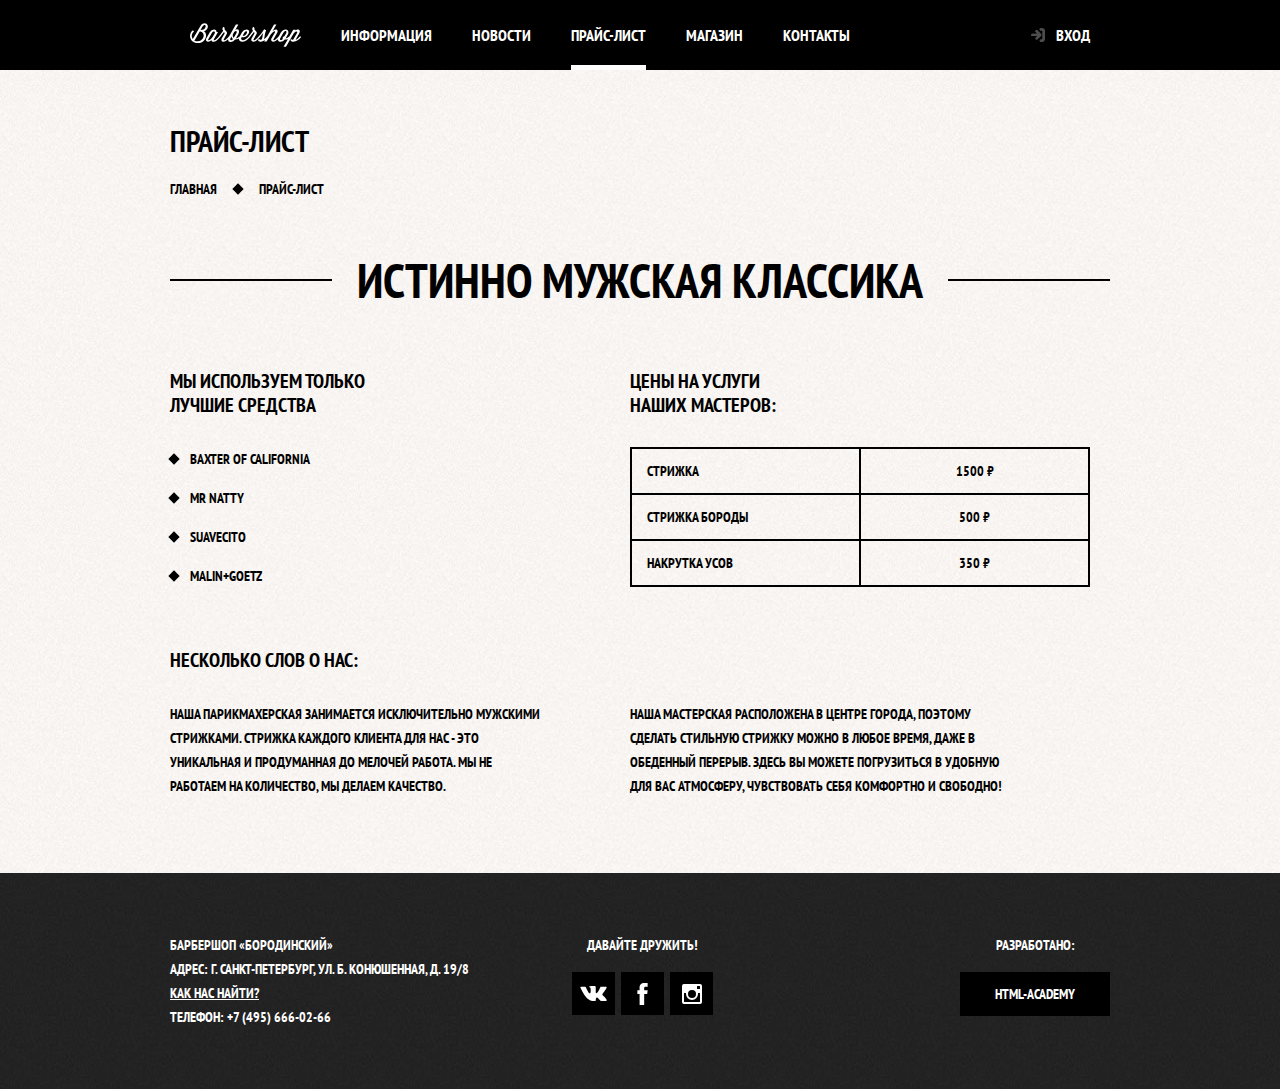
<file: price-list.html>
<!DOCTYPE html>
<html lang="ru">
<head>
	<meta charset="UTF-8">
	<title>Прайс-лист Барбершопа «Бородинский»</title>
	<link rel="stylesheet" href="normalize.css">
	<link rel="stylesheet" href="style.min.css">
	<link href="https://fonts.googleapis.com/css?family=PT+Sans+Narrow:400,700&display=swap&subset=cyrillic" rel="stylesheet">
</head>
<body class="inner-page">
	<header class="main-header">
		<nav class="main-navigation container">
			<a class="main-header-logo" href="index.html">
				<img src="img/logo.svg" alt="Логотип Барбершопа «Бородинский»" width="111" height="24">
			</a>
			<ul class="site-navigation">
				<li><a href="#">Информация</a></li>
				<li><a href="#">Новости</a></li>
				<li class="site-navigation-current"><a href="">Прайс-лист</a></li>
				<li><a href="catalog.html">Магазин</a></li>
				<li><a href="#">Контакты</a></li>
			</ul>
			<ul class="user-navigation">
				<li><a href="#" class="login-link">Вход</a></li>
			</ul>
		</nav>
	</header>
	<main class="container">
		<div class="inner-page-container">
			<h1 class="page-title">Прайс-лист</h1>
			<ul class="breadcrumbs">
				<li><a href="">Главная</a></li>
				<li class="breadcrumbs-current"><a href="">Прайс-лист</a></li>
			</ul>
		</div>
		<section class="inner-content">
			<h2 class="big-heading">Истинно мужская классика</h2>
			<div class="inner-columns">
				<div class="inner-column-left">
					<h3>Мы используем только <br> лучшие средства</h3>
					<ul class="custom-list-1">
						<li>Baxter of California</li>
						<li>Mr Natty</li>
						<li>Suavecito</li>
						<li>Malin+Goetz</li>
					</ul>
				</div>
				<div class="inner-column-right">
					<h3>Цены на услуги <br> наших мастеров:</h3>
					<table class="custom-table-1">
						<tr>
							<td>Стрижка</td>
							<td>1500 ₽</td>
						</tr>
						<tr>
							<td>Стрижка бороды</td>
							<td>500 ₽</td>
						</tr>
						<tr>
							<td>Накрутка усов</td>
							<td>350 ₽</td>
						</tr>
					</table>
				</div>
			</div>
			<div class="inner-columns">
				<h3>Несколько слов о нас:</h3>
				<div class="inner-column-left">
					<p class="short-text">Наша парикмахерская занимается исключительно мужскими стрижками. Стрижка каждого клиента для нас - это уникальная и продуманная до мелочей работа. Мы не работаем на количество, мы делаем качество.</p>
				</div>	
				<div class="inner-column-right">	
					<p class="short-text">Наша мастерская расположена в центре города, поэтому сделать стильную стрижку можно в любое время, даже в обеденный перерыв. Здесь вы можете погрузиться в удобную для вас атмосферу, чувствовать себя комфортно и свободно!</p>
				</div>
			</div>
		</section>
	</main>
	<footer class="main-footer">
		<div class="container">
			<p class="footer-contacts">
				Барбершоп «Бородинский» <br>
				Адрес: г. Санкт-Петербург, Ул. Б. Конюшенная, Д. 19/8 <br>
				<a href="map.html">Как Нас Найти?</a><br>
				Телефон: +7 (495) 666-02-66
			</p>
			<div class="footer-social">
				<b>Давайте дружить!</b>
				<ul>
					<li><a href="#" class="social-button"><span class="visually-hidden">Вконтакте</span>
						<svg xmlns="http://www.w3.org/2000/svg" width="27" height="15" viewBox="0 0 26.14 14.91"><path d="M26 13.47l-.09-.17a13.55 13.55 0 0 0-2.6-3q-.87-.83-1.1-1.12A1 1 0 0 1 22 8a10.27 10.27 0 0 1 1.22-1.78l.88-1.16q2.35-3.13 2-4L26 .94a.8.8 0 0 0-.4-.22 2.14 2.14 0 0 0-.87 0h-3.92a.51.51 0 0 0-.27 0h-.3a.6.6 0 0 0-.15.14.93.93 0 0 0-.14.24 22.22 22.22 0 0 1-1.46 3.06q-.5.84-.93 1.46a7 7 0 0 1-.71.91 4.94 4.94 0 0 1-.52.47q-.23.18-.35.15l-.23-.05a.9.9 0 0 1-.31-.33 1.49 1.49 0 0 1-.16-.53V1.6a3.14 3.14 0 0 0 0-.62 2.12 2.12 0 0 0-.14-.44.73.73 0 0 0-.28-.33 1.57 1.57 0 0 0-.46-.18A9 9 0 0 0 12.57 0a8.93 8.93 0 0 0-3.25.33 1.83 1.83 0 0 0-.52.41q-.25.3-.07.33a1.67 1.67 0 0 1 1.16.59l.08.16a2.6 2.6 0 0 1 .19.63 6.32 6.32 0 0 1 .12 1 10.59 10.59 0 0 1 0 1.7q-.07.71-.13 1.1a2.21 2.21 0 0 1-.18.64 2.69 2.69 0 0 1-.16.3l-.07.07a1 1 0 0 1-.37.07.86.86 0 0 1-.46-.19 3.27 3.27 0 0 1-.56-.52 7 7 0 0 1-.66-.93q-.37-.6-.76-1.42l-.22-.39q-.2-.38-.56-1.11t-.62-1.43A.9.9 0 0 0 5.2.9h-.07a.93.93 0 0 0-.22-.16A1.44 1.44 0 0 0 4.6.65L.87.68A1 1 0 0 0 .1.94L0 1a.44.44 0 0 0 0 .22 1.08 1.08 0 0 0 .08.37Q.9 3.53 1.86 5.31t1.66 2.87Q4.23 9.27 5 10.24t1 1.24l.37.41.34.33a8.06 8.06 0 0 0 1 .78 16.34 16.34 0 0 0 1.4.9 7.6 7.6 0 0 0 1.79.72 6.19 6.19 0 0 0 2 .22h1.57a1.08 1.08 0 0 0 .72-.3l.05-.07a.9.9 0 0 0 .1-.25 1.38 1.38 0 0 0 0-.37 4.48 4.48 0 0 1 .09-1.05 2.77 2.77 0 0 1 .23-.71 1.74 1.74 0 0 1 .29-.4 1.19 1.19 0 0 1 .23-.2h.11a.86.86 0 0 1 .77.21 4.52 4.52 0 0 1 .83.79q.39.47.93 1.05a6.41 6.41 0 0 0 1 .87l.27.16a3.31 3.31 0 0 0 .71.3 1.53 1.53 0 0 0 .76.07l3.48-.05a1.58 1.58 0 0 0 .8-.17.68.68 0 0 0 .34-.37 1.06 1.06 0 0 0 0-.46 1.71 1.71 0 0 0-.1-.36z" fill="#fff"/></svg></a></li>
					<li><a href="#" class="social-button"><span class="visually-hidden">Фейсбук</span>
						<svg xmlns="http://www.w3.org/2000/svg" width="19" height="22" viewBox="0 0 10.15 21.74"><path d="M3.34 1.12A4.77 4.77 0 0 1 6.53 0h3.61v3.81H7.81a1.07 1.07 0 0 0-1.09.83v2.55h3.42c-.08 1.23-.24 2.45-.41 3.67h-3v10.87H2.21V10.86H0V7.21h2.19V3.66a3.83 3.83 0 0 1 1.15-2.54z" fill="#fff"/></svg></a></li>
					<li><a href="#" class="social-button"><span class="visually-hidden">Инстаграм</span>
						<svg xmlns="http://www.w3.org/2000/svg" width="20" height="20" viewBox="0 0 20 20"><path d="M18 0H2a2 2 0 0 0-2 2v16a2 2 0 0 0 2 2h16a2 2 0 0 0 2-2V2a2 2 0 0 0-2-2zm-8 6a4 4 0 1 1-4 4 4 4 0 0 1 4-4zM2.5 18a.47.47 0 0 1-.5-.5V9h2.1a3.4 3.4 0 0 0-.1 1 6 6 0 1 0 12 0 3.4 3.4 0 0 0-.1-1H18v8.5a.47.47 0 0 1-.5.5zM18 4.5a.47.47 0 0 1-.5.5h-2a.47.47 0 0 1-.5-.5v-2a.47.47 0 0 1 .5-.5h2a.47.47 0 0 1 .5.5z" fill="#fff"/></svg></a></li>
				</ul>	
			</div>
			<p class="footer-copyright">
				<b>Разработано:</b>
				<a class="button" href="#">HTML-Academy</a>
			</p>
		</div>
	</footer>
	<section class="modal modal-login">
		<h2>Личный кабинет</h2>
		<p>Введите пожалуйста свой логин и пароль.</p>
		<form action="https://echo.htmlacademy.ru" class="login-form" method='POST'>
			<p>
				<label class="visually-hidden" for="user-login">Логин</label>
				<input class="login-icon-user" type="text" name="login" placeholder="Логин" id="user-login">
			</p>
			<p>
				<label class="visually-hidden" for="user-password">Пароль</label>
				<input class="login-icon-password" type="password" name="password" placeholder="Пароль" id="user-password">
			</p>
			<p class="login-password-info">
				<label class="login-checkbox">
					<input type="checkbox" name="remember" class="visually-hidden">
					<span class="checkbox-indicator"></span>
					Запомните меня
				</label>
				<a href="#" class="restore">Я забыл пароль!</a>
			</p>
			<button class="button" type="submit">Войти</button>
		</form>
		<button class="modal-close" type="button">Закрыть</button>
	</section>
	<section class="modal modal-map">
		<h2 class="visually-hidden">Как до нас добраться?</h2>
		<iframe src="https://www.google.com/maps/embed?pb=!1m18!1m12!1m3!1d1998.6037872533268!2d30.320858716070596!3d59.938716481876156!2m3!1f0!2f0!3f0!3m2!1i1024!2i768!4f13.1!3m3!1m2!1s0x4696310fca145cc1%3A0x42b32648d8238007!2z0JHQvtC70YzRiNCw0Y8g0JrQvtC90Y7RiNC10L3QvdCw0Y8g0YPQuy4sIDE5LzgsINCh0LDQvdC60YIt0J_QtdGC0LXRgNCx0YPRgNCzLCDQoNC-0YHRgdC40Y8sIDE5MTE4Ng!5e0!3m2!1sru!2s!4v1567509869992!5m2!1sru!2s" width="766px" height="561px" frameborder="0" style="border:0;" allowfullscreen=""></iframe>
		<p>
			<img src="img/map.jpg" alt="Офис компании по адресу..." width="766px" height="561px">
		</p>
		<button class="modal-close" type="button">Закрыть</button>
	</section>
	<script src="script.min.js"></script>
</body>
</html>
</file>
<file: style.min.css>
@-webkit-keyframes bounce{0%{-webkit-transform:translateY(-2000px);transform:translateY(-2000px)}70%{-webkit-transform:translateY(30px);transform:translateY(30px)}90%{-webkit-transform:translateY(-10px);transform:translateY(-10px)}to{-webkit-transform:translateY(0);transform:translateY(0)}}@keyframes bounce{0%{-webkit-transform:translateY(-2000px);transform:translateY(-2000px)}70%{-webkit-transform:translateY(30px);transform:translateY(30px)}90%{-webkit-transform:translateY(-10px);transform:translateY(-10px)}to{-webkit-transform:translateY(0);transform:translateY(0)}}@-webkit-keyframes shake{0%,to{-webkit-transform:translateX(0);transform:translateX(0)}10%,30%,50%,70%,90%{-webkit-transform:translateX(-15px);transform:translateX(-15px)}20%,40%,60%,80%{-webkit-transform:translateX(15px);transform:translateX(15px)}}@keyframes shake{0%,to{-webkit-transform:translateX(0);transform:translateX(0)}10%,30%,50%,70%,90%{-webkit-transform:translateX(-15px);transform:translateX(-15px)}20%,40%,60%,80%{-webkit-transform:translateX(15px);transform:translateX(15px)}}body{margin:0;padding:0;font-family:'PT Sans Narrow',Arial,san-serif;font-size:14px;line-height:24px;font-weight:700;color:#fff;text-transform:uppercase;background-color:#000;background-image:url(img/bg.jpg);background-position:top center;background-repeat:no-repeat}.inner-page{color:#000;background-color:#f9f6f3;background-image:url(img/light-bg.jpg);background-position:0 0;background-repeat:repeat}.inner-page .main-header{margin-bottom:50px;background-color:#000}.inner-page .main-navigation{display:-webkit-box;display:-ms-flexbox;display:flex;-webkit-box-align:start;-ms-flex-align:start;align-items:flex-start;-webkit-box-orient:horizontal;-webkit-box-direction:normal;-ms-flex-direction:row;flex-direction:row}.inner-page .main-header-logo{-webkit-box-ordinal-group:1;-ms-flex-order:0;order:0;width:111px;height:24px;padding:23px 20px}.inner-page .user-navigation{margin-left:auto}a{text-decoration:none;outline:0}img{max-width:100%;height:auto}.visually-hidden:not(:focus):not(:active),input[type=checkbox].visually-hidden,input[type=radio].visually-hidden{position:absolute;width:1px;height:1px;margin:-1px;border:0;padding:0;white-space:nowrap;-webkit-clip-path:inset(100%);clip-path:inset(100%);clip:rect(0 0 0 0);overflow:hidden}.button{display:inline-block;margin-right:16px;padding:10px 30px;font:inherit;text-align:center;color:#fff;vertical-align:middle;text-transform:uppercase;background-color:#000;border:0;outline:0}.button:active,.button:focus,.button:hover{background-color:#663d15}.button.disabled,.button:disabled{cursor:default;opacity:.5;background-color:#000}.main-header{margin-bottom:75px}.main-navigation{display:-webkit-box;display:-ms-flexbox;display:flex;-webkit-box-orient:vertical;-webkit-box-direction:normal;-ms-flex-direction:column;flex-direction:column;-webkit-box-align:center;-ms-flex-align:center;align-items:center;font-size:16px;line-height:20px;color:#fff;background-color:transparent}.main-navigation-wrapper{width:100%;margin-bottom:60px;background-color:#000}.container{width:940px;margin:0 auto;padding:0 10px}.main-navigation-wrapper .container{display:-webkit-box;display:-ms-flexbox;display:flex;-webkit-box-pack:justify;-ms-flex-pack:justify;justify-content:space-between}.main-header-logo{-webkit-box-ordinal-group:3;-ms-flex-order:2;order:2;width:368px;height:153px}.site-navigation{display:-webkit-box;display:-ms-flexbox;display:flex;-ms-flex-wrap:wrap;flex-wrap:wrap;width:620px}.site-navigation-current{position:relative}.site-navigation-current::after{content:'';position:absolute;bottom:0;right:20px;left:20px;height:5px;background-color:#fff}.user-navigation{display:-webkit-box;display:-ms-flexbox;display:flex;max-width:140px}.site-navigation,.user-navigation{margin:0;padding:0;list-style:none}.site-navigation a,.user-navigation a{display:block;padding:25px 20px;color:#fff}.site-navigation a:focus,.site-navigation a:hover,.user-navigation a:focus,.user-navigation a:hover{background-color:#242424}.user-navigation .login-link{position:relative;padding-left:50px}.login-link::before{content:'';position:absolute;top:27px;left:24px;width:16px;height:18px;background-image:url(img/login.svg);background-repeat:no-repeat;background-position:0 0;opacity:.3}.login-link:active::before,.login-link:focus::before,.login-link:hover::before{opacity:1}.features{margin-bottom:80px}.features-list{display:-webkit-box;display:-ms-flexbox;display:flex;-webkit-box-pack:justify;-ms-flex-pack:justify;justify-content:space-between;margin:0;padding:0;list-style:none}.feature-item{width:300px;text-align:center}.feature-item h3{position:relative;margin:0 0 60px;font-size:30px;line-height:42px}.feature-item h3::after{content:'';position:absolute;bottom:-30px;left:50%;margin-left:-10px;width:20px;height:20px;background-color:#fff;-webkit-transform:rotate(45deg);-ms-transform:rotate(45deg);transform:rotate(45deg)}.feature-item p{margin:0 10px}.index-columns{display:-webkit-box;display:-ms-flexbox;display:flex;-webkit-box-pack:justify;-ms-flex-pack:justify;justify-content:space-between;padding:50px 80px;margin-bottom:35px;color:#000;background-color:#f8f5f2;background-image:url(img/line.png),url(img/light-bg.jpg);background-position:center,0 0;background-repeat:no-repeat,repeat}.index-columns h2{margin:0 0 25px;font-size:30px;line-height:42px}.news{width:380px}.gallery{width:300px}.news-list{margin:0 0 25px;padding:0;list-style:none}.news-item{margin-bottom:25px}.news-item p{margin:0}.news-item time{text-transform:none}.gallery-content{height:164px;margin:0;background-color:#ccc;border:7px solid #fff}.gallery-content img{width:286px;height:164px}.gallery-container{position:relative;height:260px}.gallery-button{margin:0;width:140px;position:absolute;bottom:0;-webkit-box-sizing:border-box;box-sizing:border-box}.gallery-button-back{left:0}.gallery-button-next{right:0}.contacts{width:380px}.contacts p{margin:0 0 25px}.appointment{width:300px}.appointment-info{margin:0 0 15px}.appointment-item{width:140px;margin:0 0 10px}.appointment-item label{display:block;margin-bottom:9px;margin-left:15px}.appointment-item input{-webkit-box-sizing:border-box;box-sizing:border-box;width:140px;padding:8px 15px 7px;font:inherit;background-color:transparent;border:2px solid #000}.appointment-item input:focus{border-color:#663d15;outline:0}.appointment-form{display:-webkit-box;display:-ms-flexbox;display:flex;-ms-flex-wrap:wrap;flex-wrap:wrap;-webkit-box-pack:justify;-ms-flex-pack:justify;justify-content:space-between}.appointment .button{width:100%;margin-top:10px;margin-right:0}.page-title{margin:0 0 15px;padding:0;font-size:30px;line-height:42px}.breadcrumbs{display:-webkit-box;display:-ms-flexbox;display:flex;-webkit-box-pack:start;-ms-flex-pack:start;justify-content:flex-start;-ms-flex-wrap:wrap;flex-wrap:wrap;padding:0;margin:0 0 50px;list-style:none}.breadcrumbs li{position:relative;margin-right:42px}.breadcrumbs li::after{content:'';position:absolute;top:8px;right:-25px;width:8px;height:8px;background-color:#000;-webkit-transform:rotate(45deg);-ms-transform:rotate(45deg);transform:rotate(45deg)}.breadcrumbs li:last-child{margin-right:0}.breadcrumbs-current::after{display:none}.breadcrumbs a{color:#000}.breadcrumbs a:focus,.breadcrumbs a:hover{text-decoration:underline}.breadcrumbs-current{color:#acaaa8}.filters{width:180px}.filter fieldset{padding:0;margin:0 0 30px;border:0}.filter fieldset:first-child{margin-top:35px}.filter legend{margin-bottom:26px;font-size:24px;line-height:30px}.filter ul{margin:0;padding:0;list-style:none;line-height:18px}.filter-option{margin-bottom:19px;padding-left:45px}.filter-option label{display:block;position:relative;cursor:pointer;-webkit-user-select:none;-moz-user-select:none;-ms-user-select:none;user-select:none}.filter-input-checkbox+label::before{content:'';position:absolute;left:-42px;top:0;width:16px;height:16px;border:2px solid #000}.filter-input-checkbox:checked+label::after{content:'';position:absolute;left:-38px;top:4px;width:12px;height:12px;background-image:url(img/cross.svg);background-position:0 0;background-repeat:no-repeat}.filter-input-radio+label::before{content:'';position:absolute;top:-1px;left:-42px;width:16px;height:16px;border:2px solid #000;border-radius:50%}.filter-input-radio:checked+label::after{content:'';position:absolute;top:5px;left:-36px;width:8px;height:8px;background-color:#000;border-radius:50%}.filter-input:focus+label,.filter-input:hover+label{color:#663d15}.filter-input:disabled+label{color:#000;opacity:.5}.catalog-columns{display:-webkit-box;display:-ms-flexbox;display:flex;-webkit-box-pack:justify;-ms-flex-pack:justify;justify-content:space-between}.catalog{width:700px}.catalog-list{display:-webkit-box;display:-ms-flexbox;display:flex;-ms-flex-wrap:wrap;flex-wrap:wrap;padding:0;margin:0 0 25px;list-style:none}.catalog-item{width:220px;margin-bottom:20px;margin-right:20px;background-color:#f8f8f8;-webkit-box-shadow:0 0 10px rgba(0,0,0,.1);box-shadow:0 0 10px rgba(0,0,0,.1)}.catalog-item:nth-child(3n),.product-photo-preview li:nth-child(3n){margin-right:0}.catalog-item:hover{-webkit-box-shadow:0 0 10px rgba(0,0,0,.2);box-shadow:0 0 10px rgba(0,0,0,.2)}.catalog-item a{display:-webkit-box;display:-ms-flexbox;display:flex;-webkit-box-orient:vertical;-webkit-box-direction:normal;-ms-flex-direction:column;flex-direction:column;color:#000}.catalog-item h3{-webkit-box-ordinal-group:2;-ms-flex-order:1;order:1;margin:17px 15px 12px 16px;font-size:14px;line-height:18px}.catalog-category{display:block;text-transform:none}.catalog-item-image{width:220px;height:165px;margin:0}.catalog-item-price,.pagination-list{display:-webkit-box;display:-ms-flexbox;display:flex;margin:0 15px 15px}.catalog-item-price b{width:112px;padding:13px 25px 11px;font-size:14px;line-height:20px;text-align:center;background-color:#e5e5e5}.catalog-item-price .button{width:50px;padding:13px 18px 11px;margin-right:0;line-height:18px;color:#fff}.pagination-list{-ms-flex-wrap:wrap;flex-wrap:wrap;margin:0;padding:0;list-style:none}.pagination-item{margin-right:5px}.pagination-item:last-child{margin-right:0}.pagination-item a{display:block;padding:10px 19px;color:#fff;background-color:#000}.pagination-item a:active,.pagination-item a:focus,.pagination-item a:hover{background-color:#663d15}.pagination-item-current a{color:#000;background-color:#fff}.footer-copyright .button:focus,.footer-copyright .button:hover,.pagination-item-current a:active,.pagination-item-current a:focus,.pagination-item-current a:hover{color:#000;background-color:#fff}.product-photos{width:460px}.product-photo-preview{display:-webkit-box;display:-ms-flexbox;display:flex;margin:0;padding:0;list-style:none}.product-photo-full,.product-photo-preview li{-webkit-box-shadow:0 0 10px 2px rgba(0,0,0,.1);box-shadow:0 0 10px 2px rgba(0,0,0,.1)}.product-photo-preview li{margin-right:20px;width:140px;height:149px}.product-photo-full{width:460px;height:498px;margin:0 0 20px}.product-description{display:-webkit-box;display:-ms-flexbox;display:flex;-webkit-box-pack:justify;-ms-flex-pack:justify;justify-content:space-between;padding-right:10px;margin-bottom:29px}.product-description p{width:200px}.product-article{text-align:right;color:#aeaeae}.product-price b{width:112px;padding:13px 36px 11px;line-height:20px;text-align:center;background-color:#e5e5e5;-webkit-box-sizing:border-box;box-sizing:border-box}.product-price .button{padding-left:17px;padding-right:17px}.product-info{width:390px;padding-top:23px}.product-info h3{margin:0 0 27px;font-size:24px;line-height:30px}.product-info p{margin:0}.product-info ul{margin:0;padding:0;list-style:none}.product-info li{position:relative;padding-left:23px}.product-info li::before{content:'';position:absolute;top:8px;left:2px;width:8px;height:8px;background-color:#000;-webkit-transform:rotate(45deg);-ms-transform:rotate(45deg);transform:rotate(45deg)}.product-info .product-price{display:-webkit-box;display:-ms-flexbox;display:flex;margin-bottom:63px}.product-info .product-text{margin-bottom:35px}.main-footer{padding:60px 0;margin-top:65px;color:#fff;background-color:#212121;background-image:url(img/footer-bg.jpg);background-position:0 0;background-repeat:repeat}.main-footer .container{display:-webkit-box;display:-ms-flexbox;display:flex}.inner-page .main-footer{margin-top:45px}.footer-contacts{width:320px;margin:0 80px 0 0}.footer-contacts a{color:#fff;text-decoration:underline}.footer-contacts a:focus,.footer-contacts a:hover{text-decoration:none}.footer-social{width:145px;text-align:center}.footer-copyright b,.footer-social b{display:block;margin-bottom:15px}.footer-social ul,.social-button{display:-webkit-box;display:-ms-flexbox;display:flex}.footer-social ul{-ms-flex-wrap:wrap;flex-wrap:wrap;padding:0;margin:0 auto;list-style:none;width:141px;-webkit-box-pack:justify;-ms-flex-pack:justify;justify-content:space-between}.social-button{-webkit-box-align:center;-ms-flex-align:center;align-items:center;-webkit-box-pack:center;-ms-flex-pack:center;justify-content:center;width:43px;height:43px;background-color:#000;color:#fff}.social-button:focus,.social-button:hover{background-color:#fff}.social-button:focus path,.social-button:hover path{fill:#000}.footer-copyright{width:150px;margin:0 0 0 auto;text-align:center}.footer-copyright .button{display:block;margin-right:0}.modal{position:fixed;display:none;color:#000;background-color:#f8f3f0;background-image:url(img/light-bg.jpg);background-position:0 0;background-repeat:repeat;-webkit-box-shadow:0 30px 50px rgba(0,0,0,.7);box-shadow:0 30px 50px rgba(0,0,0,.7)}.modal-show{display:block;-webkit-animation:bounce .8s;animation:bounce .8s}.modal-error{-webkit-animation:shake .6s;animation:shake .6s}.modal h2,.modal-login h2{font-size:30px;line-height:42px}.modal-login{top:120px;left:50%;width:300px;margin-left:-230px;padding:50px 80px}.modal-login h2{margin:0 0 20px}.login-form p,.modal-description{margin:0 0 10px}.modal-close{position:absolute;top:0;right:-34px;width:22px;height:22px;font-size:0;background-color:transparent;border:0;cursor:pointer}.modal-close::after,.modal-close::before{content:'';position:absolute;top:10px;left:2px;width:19px;height:3px;background-color:#d0d0d0}.modal-close::before{-webkit-transform:rotate(45deg);-ms-transform:rotate(45deg);transform:rotate(45deg)}.modal-close::after{-webkit-transform:rotate(-45deg);-ms-transform:rotate(-45deg);transform:rotate(-45deg)}.login-form .login-help{display:-webkit-box;display:-ms-flexbox;display:flex;-ms-flex-wrap:wrap;flex-wrap:wrap;-webkit-box-pack:justify;-ms-flex-pack:justify;justify-content:space-between;margin:15px 0}.login-checkbox{position:relative;padding-left:30px;cursor:pointer}.login-checkbox input[type=checkbox]+.checkbox-indicator{position:absolute;top:0;left:0;width:17px;height:17px;border:2px solid #000}.login-checkbox input[type=checkbox]:focus+.checkbox-indicator{border-color:#663d15;outline:thin dotted;outline:5px auto -webkit-focus-ring-color}.login-checkbox input[type=checkbox]:checked+.checkbox-indicator::after,.login-checkbox input[type=checkbox]:checked+.checkbox-indicator::before{content:'';position:absolute;top:8px;left:1px;width:15px;height:2px;background-color:#000}.login-checkbox input[type=checkbox]:checked+.checkbox-indicator::before{-webkit-transform:rotate(45deg);-ms-transform:rotate(45deg);transform:rotate(45deg)}.login-checkbox input[type=checkbox]:checked+.checkbox-indicator::after{-webkit-transform:rotate(-45deg);-ms-transform:rotate(-45deg);transform:rotate(-45deg)}.login-form input[type=password],.login-form input[type=text]{-webkit-box-sizing:border-box;box-sizing:border-box;width:300px;padding:10px 15px;margin-right:40px;font:inherit;color:#000;text-transform:uppercase;background-color:#f9f6f3;border:2px solid #000}.login-form input:focus{border-color:#663d15;outline:0}.login-form .button{width:100%;margin-right:0}.login-checkbox:focus,.login-checkbox:hover{color:#663d15}.login-icon-password,.login-icon-user{background-image:url(img/user.svg);background-position:270px center;background-repeat:no-repeat}.login-icon-password{background-image:url(img/lock.svg)}.restore{color:#000;text-decoration:underline}.restore:focus,.restore:hover{text-decoration:none}.modal-map{top:50%;left:50%;width:766px;height:561px;margin-top:-280px;margin-left:-383px;border:7px solid #fff}.modal-map p{position:absolute;top:0;left:0;z-index:1;margin:0}.modal-map iframe{position:relative;z-index:2;border:0}.inner-content{margin-bottom:75px}.inner-content .big-heading{display:-webkit-box;display:-ms-flexbox;display:flex;-webkit-box-align:center;-ms-flex-align:center;align-items:center;margin-top:55px;margin-bottom:65px;font-size:48px;line-height:48px;text-align:center}.big-heading::after,.big-heading::before{content:'';-webkit-box-flex:1;-ms-flex-positive:1;flex-grow:1;-ms-flex-negative:0;flex-shrink:0;width:50px;height:2px;background-color:#000}.big-heading::before{margin-right:25px}.big-heading::after{margin-left:25px}.inner-content h2,.inner-content h3{margin-top:60px;margin-bottom:30px;font-size:24px;line-height:30px}.inner-content h3{font-size:20px;line-height:24px}.inner-content p{margin:14px 0}.inner-content h2+h3{margin-top:30px}.inner-content table{border-collapse:collapse}.inner-content td{padding:10px 15px;border:2px solid #000}.custom-list-1{margin:14px 0;padding:0;list-style:none}.custom-list-1 li{position:relative;margin-bottom:15px;padding-left:20px}.custom-list-1 li::before{content:'';position:absolute;top:8px;left:0;width:8px;height:8px;background-color:#000;-webkit-transform:rotate(45deg);-ms-transform:rotate(45deg);transform:rotate(45deg)}.custom-table-1{width:100%}.custom-table-1 td{width:50%}.custom-table-1 td:last-child{text-align:center}.inner-columns{display:-webkit-box;display:-ms-flexbox;display:flex;-ms-flex-wrap:wrap;flex-wrap:wrap;margin:60px 0}.inner-column-left,.inner-column-right{-webkit-box-pack:justify;-ms-flex-pack:justify;justify-content:space-between;width:460px}.inner-column-left :first-child,.inner-column-right :first-child{margin-top:0}.inner-column-left :last-child,.inner-column-right :last-child{margin-bottom:0}.inner-columns>h3:first-child{width:460px;margin-top:0;margin-right:460px;margin-right:calc(100%-460px)}.short-text{padding-right:80px}
</file>
